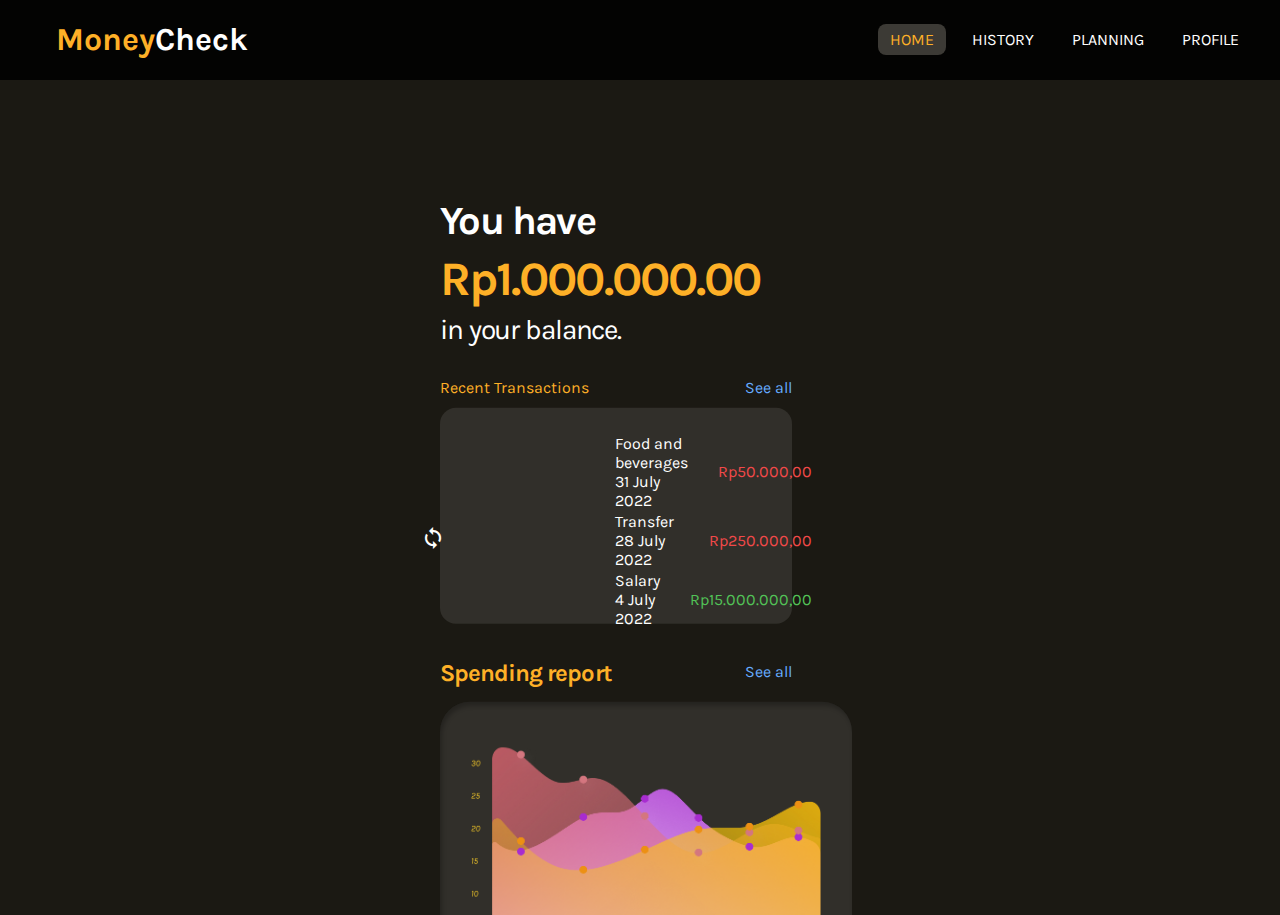
<file: src/index.html>
<!DOCTYPE html>
<html lang="en">
    <head>
        <meta charset="UTF-8">
        <meta http-equiv="X-UA-Compatible" content="IE=edge">
        <meta name="viewport" content="width=device-width, initial-scale=1.0">
        <link rel="stylesheet" href="./css/homepage.css">
        <link rel="preconnect" href="https://fonts.googleapis.com">
        <link rel="preconnect" href="https://fonts.gstatic.com" crossorigin>
        <link href="https://fonts.googleapis.com/css2?family=Karla:wght@300;400;700&display=swap">
        <link rel="stylesheet" href="https://fonts.googleapis.com/icon?family=Material+Icons">
        <link href="https://use.fontawesome.com/releases/v5.0.4/css/all.css" rel="stylesheet">
        <title>Homepage</title>
    </head>
    <body>
        <nav>
            <input type="checkbox" id="check">
            <label for="check" class="checkbtn">
                <i class="fas fa-bars"></i>
            </label>
            <label class="logo">
                <span class="front-logo">Money</span><span class="back-logo">Check</span>
            </label>
            <ul>
                <li><a class="active" href="#">Home</a></li>
                <li><a href="history.html">History</a></li>
                <li><a href="planning.html">Planning</a></li>
                <li><a href="login.html">Profile</a></li>
            </ul>
        </nav>
        <section class="container section section__height">
            <div class="all">
                <h1 class="homeh1">You have</h1>
                <h2 class="homeh2">Rp1.000.000.00</h2>
                <h3 class="homeh3">in your balance.</h3>
                <br>
                <div class="group1">
                    <a class="small-txt" style="color:#feb027">Recent Transactions</a>
                    <a class="clickable-txt" href="#seeall">See all</a>
                </div>

                <div class="recent-cont">
                    <table style="width: 100%;">
                        <tr class="spaceUnder">
                            <td class="tb2">
                                <i class="material-icons">fastfood</i>
                            </td>
                            <td class="td3">
                                <p>Food and beverages</p>
                                <p id="Date">31 July 2022</p>
                            </td>
                            <td class="td2">
                                <p id="fnbData" style="color: #F24949;">Rp50.000,00</p>
                            </td>
                        </tr>
                        <tr class="spaceUnder">
                            <td class="tb2">
                                <i class="material-icons">sync_alt</i>
                            </td>
                            <td class="td3">
                                <p>Transfer</p>
                                <p id="Date">28 July 2022</p>
                            </td>
                            <td class="td2">
                                <p id="tfData" style="color: #F24949;">Rp250.000,00</p>
                            </td>
                        </tr>
                        <tr class="spaceUnder">
                            <td class="tb2">
                                <i class="material-icons">paid</i>
                            </td>
                            <td class="td3">
                                <p>Salary</p>
                                <p id="Date">4 July 2022</p>
                            </td>
                            <td class="td2">
                                <p id="salData" style="color: #52C357;">Rp15.000.000,00</p>
                            </td>
                        </tr>
                    </table>
                </div>
                <br>
                <br>
                <div class="group2">
                        <a class="med-txt" style="color:#feb027">Spending report</a>
                        <a class="clickable-txt" href="seeall">See all</a>
                </div>
                <div class="spending-report">
                    <br>
                    <br>
                    <img src="./assets/spending-report.png" alt="spending-report" style="width:350px">
                </div>
            </div>
        </section>
    </body>
</html>
</file>
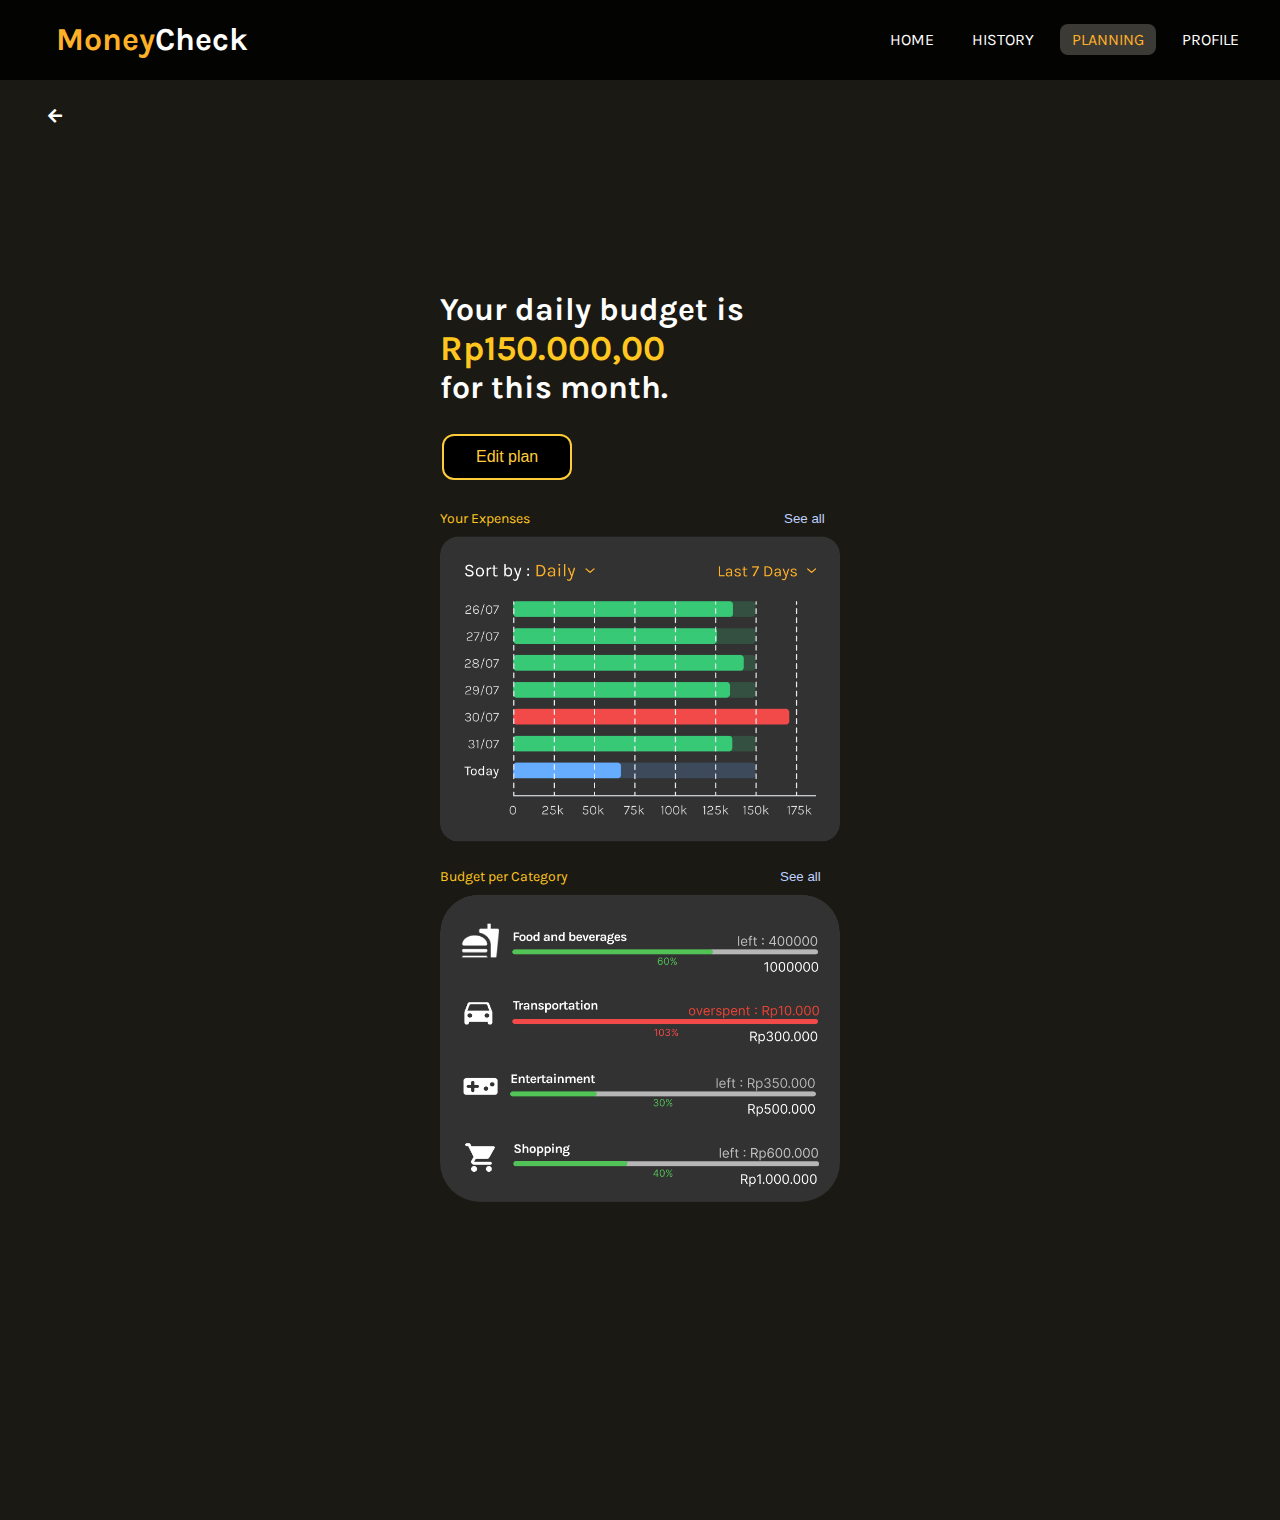
<file: src/budget.html>
<!DOCTYPE html>
<html>
    <head>
        <meta charset="UTF-8">
        <meta http-equiv="X-UA-Compatible" content="IE=edge">
        <meta name="viewport" content="width=device-width, initial-scale=1.0">
        <link rel="stylesheet" href="./css/homepage.css">
        <link rel="stylesheet" href="./css/budget.css">
        <link rel="preconnect" href="https://fonts.googleapis.com">
        <link rel="preconnect" href="https://fonts.gstatic.com" crossorigin>
        <link href="https://fonts.googleapis.com/css2?family=Karla:wght@300;400;700&display=swap">
        <link href="https://use.fontawesome.com/releases/v5.0.4/css/all.css" rel="stylesheet">
        <title>Budget</title>
    </head>
    <body>
        <nav>
            <input type="checkbox" id="check">
            <label for="check" class="checkbtn">
                <i class="fas fa-bars"></i>
            </label>
            <label class="logo">
                <span class="front-logo">Money</span><span class="back-logo">Check</span>
            </label>
            <ul>
                <li><a href="index.html">Home</a></li>
                <li><a href="history.html">History</a></li>
                <li><a class="active" href="planning.html">Planning</a></li>
                <li><a href="login.html">Profile</a></li>
            </ul>
        </nav>
        <section>
            <a href="planning.html"><i class="fas fa-arrow-left"></i></a>
            <div class="center" style="margin-top: 8px;">
                <h1 style="color:white;">Your daily budget is</h1> 
                <h1 style="color:#ffc71f; font-size: 35px;"><a class="num_budget">Rp150.000,00</a></h1>
                <h1 style="color:white;">for this month.</h1>
                <div class="space"></div>
                <button class="button1">
                    Edit plan
                </button>
                <div class="space"></div>
                <p></p>
                <a style="color:#ffc71f; font-size: 14px;">Your Expenses</a> 
                <button class="button2">See all</button>
                <div style="margin: 8px;"></div>
                <img src=".\assets\budget.png" style="width: 400px;">
                <p></p>
                <div class="space"></div>
                <a style="color:#ffc71f; font-size: 14px;">Budget per Category</a> 
                <button class="button3">See all</button>
                <div style="margin: 8px;"></div>
                <img src=".\assets\budget2.png" style="width: 400px; border-radius: 40px;">
            </div>
        </section>
    </body>
</html>
</file>
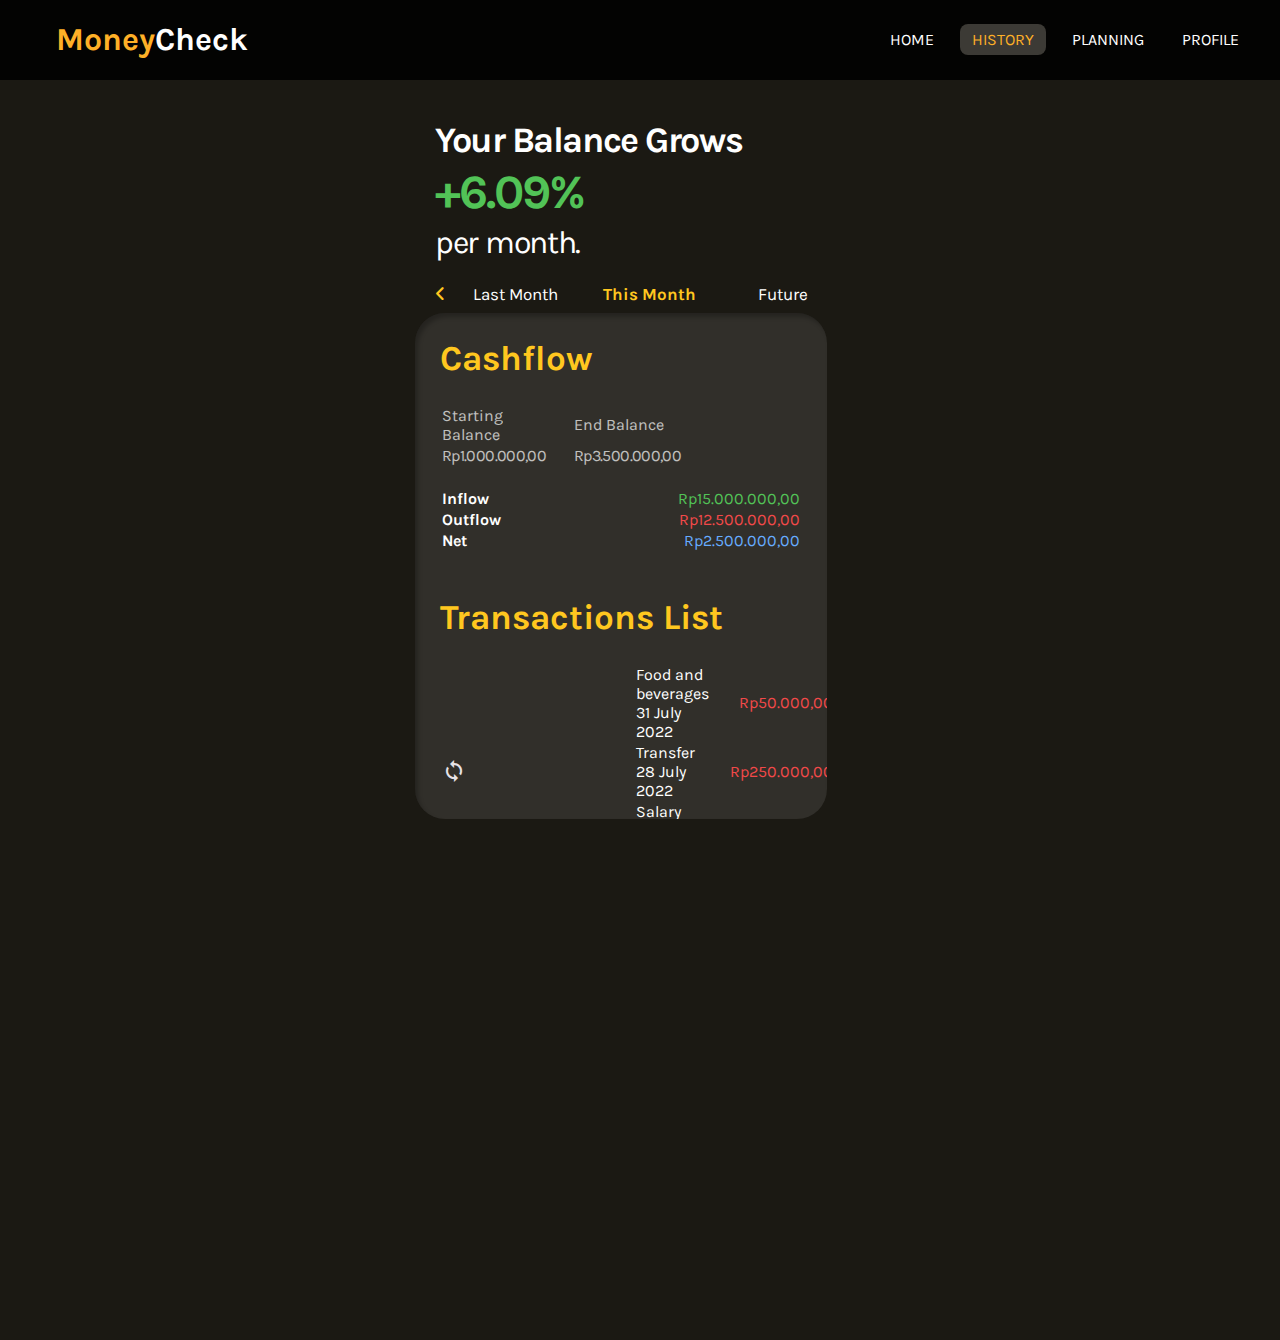
<file: src/history.html>
<!DOCTYPE html>
<html lang="en">
<head>
    <meta charset="UTF-8">
    <meta http-equiv="X-UA-Compatible" content="IE=edge">
    <meta name="viewport" content="width=device-width, initial-scale=1.0">
    <title>History</title>
    <link rel="stylesheet" href="./css/history.css">
    <link rel="stylesheet" href="./css/homepage.css">
    <link rel="stylesheet" href="https://cdnjs.cloudflare.com/ajax/libs/font-awesome/6.1.2/css/all.min.css">
    <link rel="stylesheet" href="https://cdn.jsdelivr.net/npm/boxicons@latest/css/boxicons.min.css">
    <link rel="stylesheet" href="https://fonts.googleapis.com/icon?family=Material+Icons">
    <link rel="preconnect" href="https://fonts.googleapis.com">
    <link rel="preconnect" href="https://fonts.gstatic.com" crossorigin>
    <link href="https://fonts.googleapis.com/css2?family=Karla:wght@300;400;700&display=swap"> 
    <link href="https://use.fontawesome.com/releases/v5.0.4/css/all.css" rel="stylesheet">
</head>

<body>
    <nav>
        <input type="checkbox" id="check">
        <label for="check" class="checkbtn">
            <i class="fas fa-bars"></i>
        </label>
        <label class="logo">
            <span class="front-logo">Money</span><span class="back-logo">Check</span>
        </label>
        <ul>
            <li><a href="index.html">Home</a></li>
            <li><a class="active" href="history.html">History</a></li>
            <li><a href="planning.html">Planning</a></li>
            <li><a href="login.html">Profile</a></li>
        </ul>
    </nav>
    <section style="height: 140vh;">
        <div class="background">
            <div class="bal">
                <h1>Your Balance Grows</h1>
                <div class="spacesmall"></div>
                <div class="percent-growth">+6.09%</div>
                <div class="space"></div>
                <a class="permonth">per month.</a>
            </div>
            <div class="topBar" style="padding-bottom: 15px;">
                <button class="navButton" style="width: auto; padding-left: 20px; color: #ffc71f;">
                    <i class="fa-solid fa-angle-left"></i>
                </button>
                <button class="navButton" id="btn1">
                    Last Month
                </button>
                <button class="navButton-clicked" id="btn2">
                    This Month
                </button>
                <button class="navButton" id="btn3">
                    Future
                </button>
            </div>
            <div class="inner-box">
                <h3>Cashflow</h3>
                <table style="padding-bottom: 20px; width: 60%;">
                    <tr>
                        <th class="tb1">Starting Balance</th>
                        <th class="tb1">End Balance</th>
                    </tr>
                    <tr>
                        <td class="tb1">
                            <p class="stBal">Rp1.000.000,00</p>
                        </td>
                        <td class="tb1">
                            <p class="stBal">Rp3.500.000,00</p>
                        </td>
                    </tr>
                </table>
                <table style="padding-bottom: 20px;">
                    <tr>
                        <th class="tb2">Inflow</th>
                        <td id="inFlw" class="td2" style="color: #52C357;">Rp15.000.000,00</td>
                    </tr>
                    <tr>
                        <th class="tb2">Outflow</th>
                        <td id="outFlw" class="td2" style="color: #F24949;">Rp12.500.000,00</td>
                    </tr>
                    <tr>
                        <th class="tb2">Net</th>
                        <td id="net" class="td2" style="color: #66ACFF;">Rp2.500.000,00</td>
                    </tr>
                </table>
                <h3>Transactions List</h3>
                <table style="width: 100%;">
                    <tr class="spaceUnder">
                        <td class="tb2">
                            <i class="material-icons">fastfood</i>
                        </td>
                        <td class="td3">
                            <p>Food and beverages</p>
                            <p id="Date">31 July 2022</p>
                        </td>
                        <td class="td2">
                            <p id="fnbData" style="color: #F24949;">Rp50.000,00</p>
                        </td>
                    </tr>
                    <tr class="spaceUnder">
                        <td class="tb2">
                            <i class="material-icons">sync_alt</i>
                        </td>
                        <td class="td3">
                            <p>Transfer</p>
                            <p id="Date">28 July 2022</p>
                        </td>
                        <td class="td2">
                            <p id="tfData" style="color: #F24949;">Rp250.000,00</p>
                        </td>
                    </tr>
                    <tr class="spaceUnder">
                        <td class="tb2">
                            <i class="material-icons">paid</i>
                        </td>
                        <td class="td3">
                            <p>Salary</p>
                            <p id="Date">4 July 2022</p>
                        </td>
                        <td class="td2">
                            <p id="salData" style="color: #52C357;">Rp15.000.000,00</p>
                        </td>
                    </tr>
                </table>
            </div>
            <div class="botBar">
                <button class="botButton">
                    <!-- <i class="fa-solid fa-house fa-2x"></i>
                    Home -->
                </button>
                <button class="botButton" style="margin-left: 0;">
                    <!-- <i class="fa-solid fa-clock-rotate-left fa-2x"></i>
                    History -->
                </button>
                <button id="addButton">
                    <!-- <i class="fa-solid fa-circle-plus fa-4x"></i> -->
                </button>
                <button class="botButton">
                    <!-- <i class="fa-solid fa-wallet fa-2x"></i>
                    Planning -->
                </button>
                <button class="botButton" style="margin-left: 0;">
                    <!-- <i class="fa-solid fa-user fa-2x"></i>
                    Account -->
                </button>
            </div>
        </div>
    </section>

    <script src="/src/js/history.js"></script>
</body>
</html>
</file>
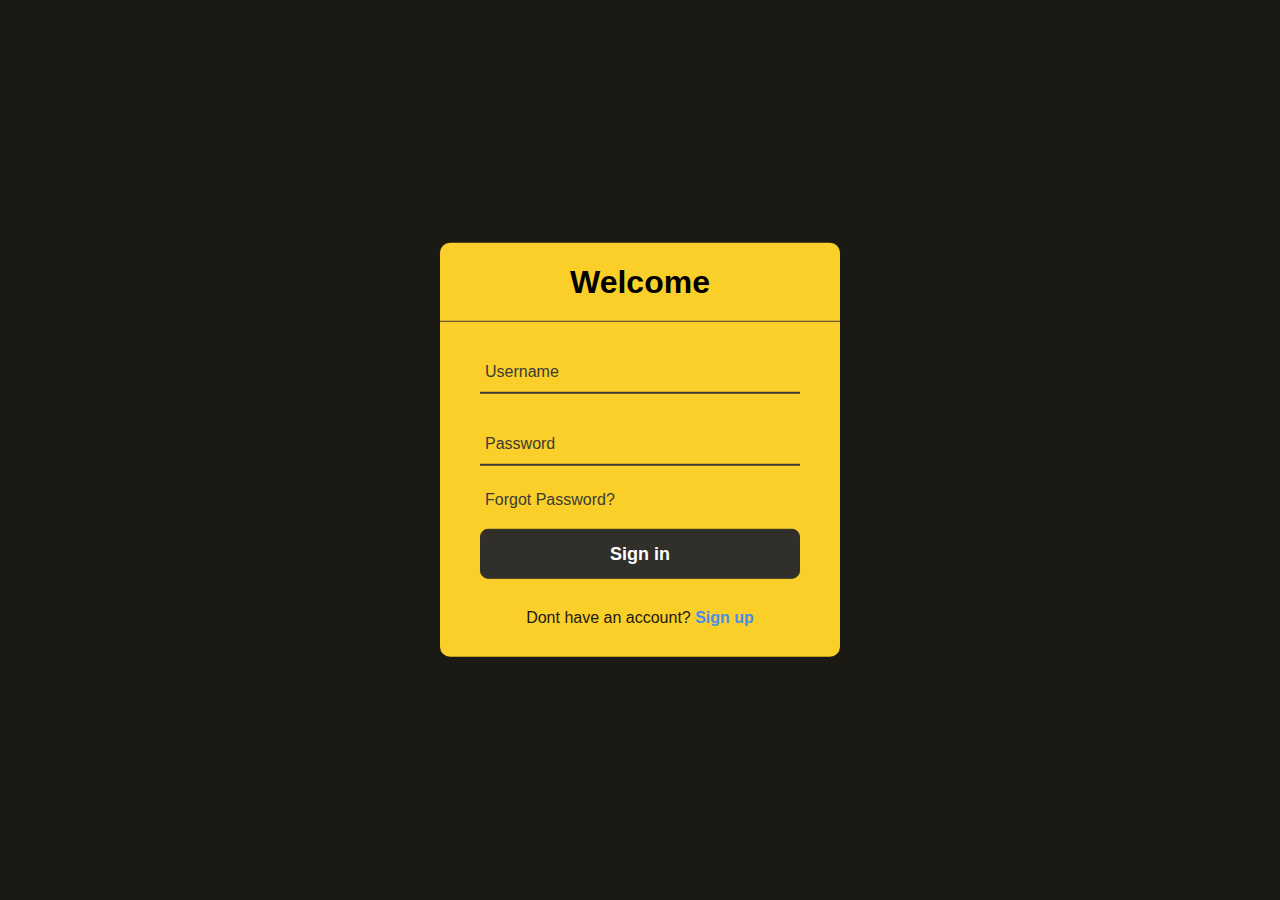
<file: src/login.html>
<!DOCTYPE html>
<html lang="en">
<head>
    <meta charset="UTF-8">
    <meta http-equiv="X-UA-Compatible" content="IE=edge">
    <meta name="viewport" content="width=device-width, initial-scale=1.0">
    <link rel="stylesheet" href="./css/login.css">
    <link rel="preconnect" href="https://fonts.googleapis.com">
    <link rel="preconnect" href="https://fonts.gstatic.com" crossorigin>
    <link href="https://fonts.googleapis.com/css2?family=Karla:wght@300;400;700&display=swap">
    <title>Login</title>
</head>
<body>
    <div class="center">
        <h1>Welcome</h1>
        <form method="post" action="index.html">
            <div class="txt_field">
                <input type="text" required>
                <span></span>
                <label>Username</label>
            </div>
            <div class="txt_field">
                <input type="password" required>
                <span></span>
                <label>Password</label>
            </div>
            <div class="pass">Forgot Password?</div>
            <a href="index.html">
            <input type="submit" value="Sign in">
            </a>
            <div class="signup_link">
                Dont have an account? <a href="#">Sign up</a>
            </div>
        </form>
    </div>
</body>
</html>
</file>
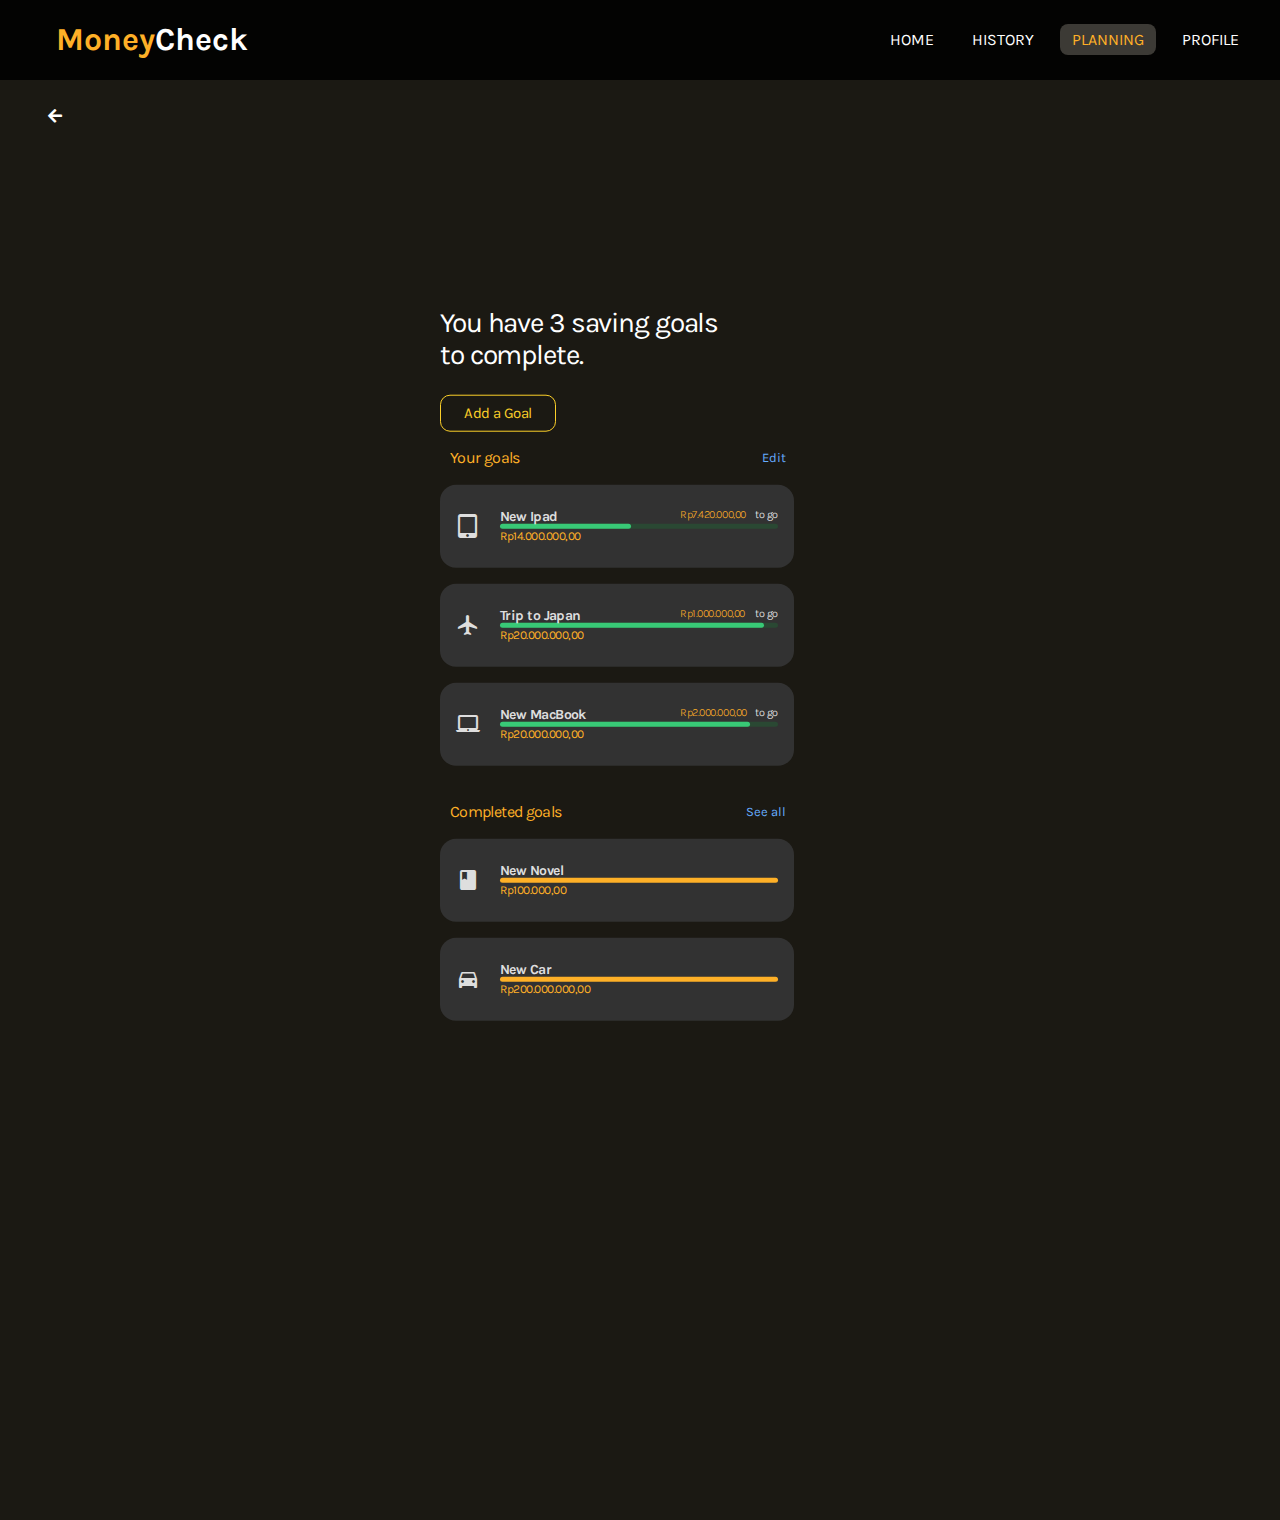
<file: src/savings1.html>
<!DOCTYPE html>
<html>
    <head>
        <meta charset="UTF-8">
        <meta http-equiv="X-UA-Compatible" content="IE=edge">
        <meta name="viewport" content="width=device-width, initial-scale=1.0">
        <link rel="stylesheet" href="./css/savings1.css">
        <link rel="stylesheet" href="./css/homepage.css">
        <link rel="stylesheet" href="https://cdn.jsdelivr.net/npm/boxicons@latest/css/boxicons.min.css">
        <link rel="stylesheet" href="https://fonts.googleapis.com/icon?family=Material+Icons">
        <link rel="preconnect" href="https://fonts.googleapis.com">
        <link rel="preconnect" href="https://fonts.gstatic.com" crossorigin>
        <link href="https://fonts.googleapis.com/css2?family=Karla:wght@300;400;700&display=swap"> 
        <link href="https://use.fontawesome.com/releases/v5.0.4/css/all.css" rel="stylesheet">
    </head>

    <body>
        <nav>
            <input type="checkbox" id="check">
            <label for="check" class="checkbtn">
                <i class="fas fa-bars"></i>
            </label>
            <label class="logo">
                <span class="front-logo">Money</span><span class="back-logo">Check</span>
            </label>
            <ul>
                <li><a href="index.html">Home</a></li>
                <li><a href="history.html">History</a></li>
                <li><a class="active" href="planning.html">Planning</a></li>
                <li><a href="login.html">Profile</a></li>
            </ul>
        </nav>
        
        <section style="height:160vh;">
            <a href="planning.html"><i class="fas fa-arrow-left"></i></a>
            <div class="all-svng">
                <h1 class="svngs-h1">You have 3 saving goals to complete.</h1>
                <div class="space"></div>
                <button class="addgoal" href="#addgoal">Add a Goal</button><br>
                <div class="all-list">
                    <div class="list-container">
                        <div class="in">
                            <p class="text1">Your goals</p>
                            <a class="edit" href="#edit">Edit</a>
                        </div>
                        <ul class="list"> 
                            <li class="goal">
                                <i class="material-icons">tablet_mac</i>
                                <div class="fr-list">
                                    <div class="fr2">
                                        <a class="text2" href="savings2.html">New Ipad</a>
                                        <a class="text4"> <span style="color:#FEB027;">Rp7.420.000,00</span>to go</a>
                                    </div>
                                    <div class="uncompleted-light">
                                        <div class="w3-green" style="height:5px;width:47%"></div>
                                    </div>                              
                                    <a class="text3">Rp14.000.000,00</a>
                                </div>
                            </li>
                            <li class="goal">
                                <i class="material-icons">local_airport</i>
                                <div class="fr-list">
                                    <div class="fr2">
                                        <a class="text2" href="#ttj">Trip to Japan</a>
                                        <a class="text4"> <span style="color:#FEB027;">Rp1.000.000,00</span>to go</a>
                                    </div>
                                    <div class="uncompleted-light">
                                        <div class="w3-green" style="height:5px;width:95%"></div>
                                    </div>
                                    <a class="text3">Rp20.000.000,00</a>
                                </div>
                            </li>
                            <li class="goal">
                                <i class="material-icons">laptop_mac</i>
                                <div class="fr-list">
                                    <div class="fr2">
                                        <a class="text2" href="nm">New MacBook</a>
                                        <a class="text4"> <span style="color:#FEB027;">Rp2.000.000,00</span>to go</a>
                                    </div>
                                    <div class="uncompleted-light">
                                        <div class="w3-green" style="height:5px;width:90%"></div>
                                    </div>                              
                                    <a class="text3">Rp20.000.000,00</a>
                                </div>
                            </li>
                        </ul>
                    </div><br>

                    <div class="list-container">
                        <div class="in">
                            <a class="text1">Completed goals</a>
                            <a class="edit" href="#edit">See all</a>
                        </div>
                        <ul class="list"> 
                            <li class="goal">
                                <i class="material-icons">book</i>
                                <div class="fr-list">
                                    <div class="fr2">
                                        <a class="text2" href="nn">New Novel</a>
                                    </div>
                                    <div class="complete-light">
                                        <div class="complete" style="height:5px;width:100%"></div>
                                    </div>                              
                                    <a class="text3">Rp100.000,00</a>
                                </div>
                            </li>
                            <li class="goal">
                                <i class="material-icons">directions_car</i>
                                <div class="fr-list">
                                    <div class="fr2">
                                        <a class="text2" href="nc">New Car</a>
                                    </div>
                                    <div class="complete-light">
                                        <div class="complete" style="height:5px;width:100%"></div>
                                    </div>                              
                                    <a class="text3">Rp200.000.000,00</a>
                                </div>
                            </li>
                        </ul>
                    </div>
                </div> 
            </div>  
        </section> 
    </body>

</html>
</file>
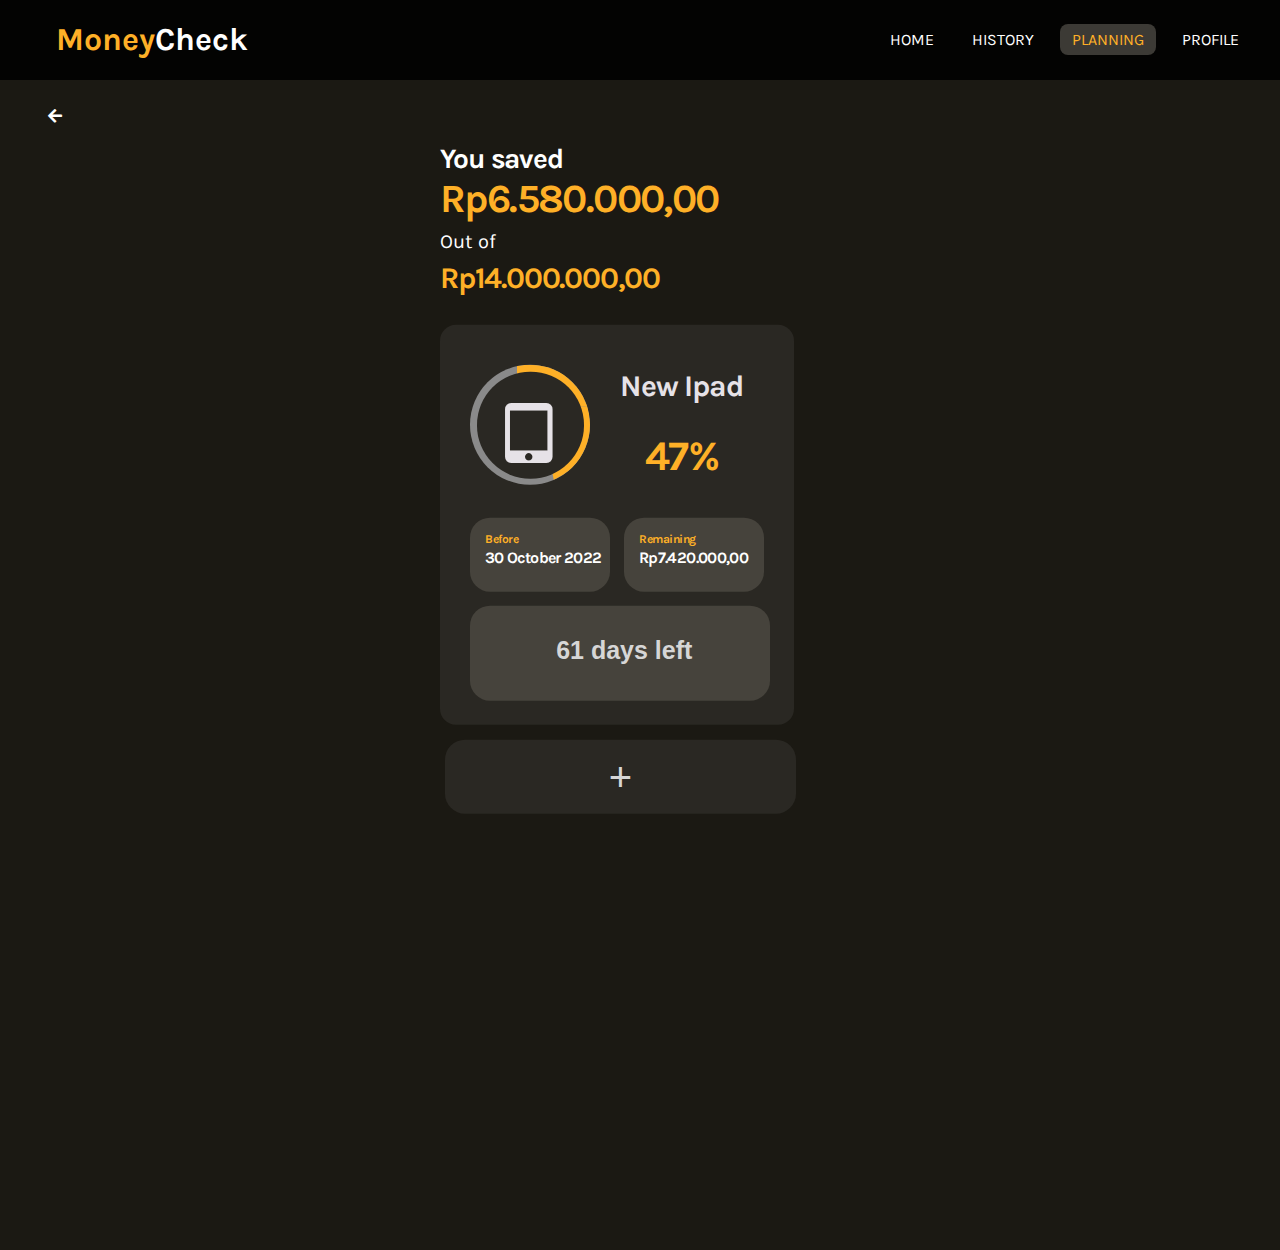
<file: src/savings2.html>
<!DOCTYPE html>
<html>
    <head>
        <meta charset="UTF-8">
        <meta http-equiv="X-UA-Compatible" content="IE=edge">
        <meta name="viewport" content="width=device-width, initial-scale=1.0">
        <link rel="stylesheet" href="./css/savings2.css">
        <link rel="stylesheet" href="./css/homepage.css">
        <link rel="stylesheet" href="https://cdn.jsdelivr.net/npm/boxicons@latest/css/boxicons.min.css">
        <link rel="stylesheet" href="https://fonts.googleapis.com/icon?family=Material+Icons">
        <link rel="preconnect" href="https://fonts.googleapis.com">
        <link rel="preconnect" href="https://fonts.gstatic.com" crossorigin>
        <link href="https://fonts.googleapis.com/css2?family=Karla:wght@300;400;700&display=swap"> 
        <link href="https://use.fontawesome.com/releases/v5.0.4/css/all.css" rel="stylesheet">
    </head>
    <body>        
        <nav>
            <input type="checkbox" id="check">
            <label for="check" class="checkbtn">
                <i class="fas fa-bars"></i>
            </label>
            <label class="logo">
                <span class="front-logo">Money</span><span class="back-logo">Check</span>
            </label>
            <ul>
                <li><a href="index.html">Home</a></li>
                <li><a href="history.html">History</a></li>
                <li><a class="active" href="planning.html">Planning</a></li>
                <li><a href="login.html">Profile</a></li>
            </ul>
        </nav>
        <section style="height: 130vh;">
            <a href="savings1.html"><i class="fas fa-arrow-left"></i></a>
            <div class="all-svng">
                <header>
                    <h1 class="usaved">You saved</h1>
                    <div class="spacesmall"></div>
                    <h1 class="saved">Rp6.580.000,00</h1>
                    <div class="spacesmall"></div>
                    <h1 class="outof">Out of</h1>
                    <div class="spacesmall"></div>
                    <h1 class="total">Rp14.000.000,00</h1>
                </header>
                <div class="container1">
                    <div class="fr1">
                        <div class="circle-wrap">
                            <div class="circle">
                            <div class="mask full">
                                <div class="fill"></div>
                            </div>
                            
                            <div class="mask half">
                                <div class="fill"></div>
                            </div>
                            
                            <div class="inside-circle">
                                <i class="material-icons" style="font-size:60px;">tablet_mac</i>
                            </div>
                            
                            </div>
                        </div>
                        <div class="fr2">
                            <a class="goalttl">New Ipad</a>
                            <p class="percentage">47%</p>
                        </div>
                    </div>
                    <div class="b-r">
                        <div class="before">
                            <a class="texta">Before</a>
                            <a class="textb">30 October 2022</a>
                        </div>
                        <div class="remaining">
                            <a class="texta">Remaining</a>
                            <a class="textb">Rp7.420.000,00</a>
                        </div>
                    </div>
                    <div class="cont-dl">
                        <a class="textc">61 days left</a>
                    </div>
                </div>
                <a href="#add">
                    <button class="containerplus" href="#add"> + </button>
                </a>
            </div>
        </section>
    </body>
</html>
</file>
<file: src/css/homepage.css>
@import url('https://fonts.googleapis.com/css2?family=Karla:wght@400;700&display=swap');

* {
    padding: 0;
    margin: 0;
    text-decoration: none;
    list-style: none;
    box-sizing: border-box;
}

body {
    font-family: "Karla", sans-serif;
    background-color: #1b1913;
}

nav {
    background: rgba(0,0,0,.88);
    height: 80px;
    width: 100%;
}

.front-logo {
    color: #FEB027;
}

.back-logo {
    color: white;
}

label.logo {
    font-size: 32px;
    line-height: 80px;
    padding: 0 56px;
    font-weight: bold;
}

nav ul {
    float: right;
    margin-right: 24px;
}

nav ul li {
    display: inline-block;
    line-height: 80px;
    margin: 0 5px;
}

nav ul li a{
    color: white;
    font-size: 16px;
    text-transform: uppercase;
    padding: 6px 12px 6px 12px;
    border-radius: 8px;
}

a.active {
    color: #FEB027;
    background: #3c3a35;
}

a:hover {
    background: #3c3a35;
    transition: .5s;
}

.checkbtn {
    font-size: 28px;
    color: white;
    float: right;
    line-height: 80px;
    margin-right: 40px;
    cursor: pointer;
    display: none;
}

.button2 {
    border: none;
    color: #bfd1ff;
    background-color: #1b1913;
    margin-left: 500px;
}

.button2:hover{
    text-decoration: underline;
    color: #2691d9;
}

.button1 {
    border: none;
    color: #bfd1ff;
    background-color: #1b1913;
    margin-left: 470px;
}

.button1:hover{
    text-decoration: underline;
    color: #2691d9;
}

img {
    width: 500px;
    height: auto;
    /*center the image*/
    display: block;
    margin-left: auto;
    margin-right: auto;

}
#check {
    display: none;
}

@media (max-width: 952px) {
    label.logo {
        font-size: 30px;
        padding-left: 44px;
    }
    nav ul li a {
        font-size: 16px;
    }
}

@media (max-width: 858px) {
    .checkbtn {
        display: block;
    }
    ul {
        position: fixed;
        width: 100%;
        height: 100vh;
        background: #312f2a;
        top: 80px;
        left: -100%;
        text-align: center;
        transition: all .5s;
    }
    nav ul li {
        display: block;
        margin: 50px 0;
        line-height: 30px;
    }
    nav ul li a {
        font-size: 20px;
    }
    a:hover, a.active{
        background: none;
        color: #FEB027
    }
    #check:checked ~ ul{
        left: 0;
    }
}

section {
    background: #1b1913;
    background-size: cover;
    height: calc(100vh - 80px);
}

.all{
    position: absolute;
    top: 30%;
    left: 50%;
    transform: translate(-50%, -50%);
    width: 400px;
    border-radius: 10px;
    padding-top: 27%;
}

.homeh1{
    color: #FFFFFF;
    width: 189px;
    height: 58px;

    font-family: 'Karla';
    font-style: normal;
    font-weight: 700;
    font-size: 40px;
    line-height: 72px;
    letter-spacing: -0.04em;
}

.homeh2{
    width: 328px;
    height: 58px;
    
    font-family: 'Karla';
    font-style: normal;
    font-weight: 700;
    font-size: 48px;
    line-height: 72px;
    /* or 150% */
    
    letter-spacing: -0.04em;
    
    color: #FEB027;
}

.homeh3{
    width: 186px;
    height: 58px;
    
    font-family: 'Karla';
    font-style: normal;
    font-weight: 400;
    font-size: 28px;
    line-height: 80px;
    /* or 257% */
    
    display: flex;
    align-items: center;
    letter-spacing: -0.04em;
    
    color: #FFFFFF;
}

.group1{
    display: flex;
    flex-direction: row;
    justify-content: space-between;
    width: 352px;
    height: 30px;
}

.small-txt{
    width: 200px;
}

.clickable-txt{
    color: #66ACFF;
}

.med-txt{
    width: 172px;
    height: 22px;

    font-family: 'Karla';
    font-style: normal;
    font-weight: 700;
    font-size: 24px;
    line-height: 2px;
    /* or 8% */

    display: flex;
    align-items: center;
    text-align: center;
    letter-spacing: -0.04em;

    color: #FEB027;
}

.recent-cont{
    display: flex;
    flex-direction: column;
    align-items: center;
    padding: 24px 0px;
    gap: 40px;

    width: 352px;
    height: 216px;

    background: #312F2A;
    border-radius: 16px;
}

.tb2 {
    padding-left: 25px;
    text-align: left;
    color: white;
}

.td2 {
    margin-left: auto;
    width: auto;
    margin-right: 0px;
    text-align: right;
    padding-right: 25px;

}

.td3 {
    margin-right: auto;
    text-align: left;
    margin-left: 0px;
    width: 80%;    
    color: #FFFFFF;
}

.group2{
    display: flex;
    flex-direction: row;
    justify-content: space-between;
    width: 352px;
    height: 40px;
}

.spending-report{
    position: absolute;
    width: 412px;

    background: #312F2A;
    box-shadow: inset 2px 4px 4px rgba(0, 0, 0, 0.25);
    border-radius: 30px 30px 0px 0px;
}

.spaceUnder{
    height:50px;
}
</file>
<file: src/css/budget.css>
header {
    margin: 0;
    padding: 0;
    font-family: 'Karla', sans-serif;
    background: #1b1913;
    height: 250px;
}


img {
    max-width: 100%;
    height: auto;
}

.center {
    position: absolute;
    top: 60%;
    left: 50%;
    transform: translate(-50%, -50%);
    width: 400px;
    border-radius: 10px;
    padding-top: 31%;
}

.button1 {
  border: 2px solid #ffcd38;
  color: #ffcd38;
  padding: 12px 32px;
  text-align: center;
  text-decoration: none;
  display: inline-block;
  font-size: 16px;
  margin: 4px 2px;
  cursor: pointer;
  background-color: black;
  border-radius: 12px;
}
.button1:hover {
background-color: #ffcd38;
color: white;
}

.button2 {
    border: none;
    color: #bfd1ff;
    background-color: #1b1913;
    margin-left: 250px;
}

.fas{
    font-size: 16px;
    cursor: pointer;
    color: #ffffff;
    margin-left: 48px;
    margin-top: 28px;
}

.button2:hover{
    text-decoration: underline;
    color: #2691d9;
}

.button3 {
    border: none;
    color: #bfd1ff;
    background-color: #1b1913;
    margin-left: 208px;
}

.button3:hover{
    text-decoration: underline;
    color: #2691d9;
}


section {
    height: 160vh;
}

.space {
    margin: 24px;
}
</file>
<file: src/css/history.css>
header {
    height: 250px;
    color: #1b1913;
}

.background {
    margin: auto;
    padding-top: 40px;
    position: relative;
    width: 450px;
    max-width: 450px;
}

p {
    color: white;
}

.bal {
    margin: auto;
    padding-left: 20px;
    display: flex;
    flex-direction: column;
}

h1{
    width: 357px;
    height: 20px;
    font-family: 'Karla', sans-serif;
    font-style: normal;
    font-weight: 700;
    font-size: 36px;
    line-height: 40px;
    letter-spacing: -0.04em;
    color: #FFFFFF;
}


.permonth {
    width: 357px;
    height: 40px;
    font-family: 'Karla', sans-serif;
    font-style: normal;
    font-weight: 400;
    font-size: 32px;
    letter-spacing: -0.04em;
    color: #FFFFFF;
}

.percent-growth {
    width: 328px;
    height: 20px;
    font-family: 'Karla', sans-serif;
    font-style: normal;
    font-weight: 700;
    font-size: 48px;
    line-height: 72px;
    letter-spacing: -0.04em;
    color: #52C357;
}


.topBar {
    margin: auto;
    /* padding-top: 20px;
    padding-bottom: 20px; */
    background-color: #1b1913;
    position: center;
    width: 450px;
    max-width: 450px;
    position: center;
    
}

.botBar {
    margin: auto;
    /* padding-top: 0px;
    padding-bottom: 0px; */
    background-color: #1b1913a9;
    opacity: 0;
    position: center;
    width: 450px;
    max-width: 450px;
    position: relative;
    z-index: 9;
    margin-top: 89%;
    }

.barButton {
    background-color: transparent;
    border: none;
    margin : 20px;
    width: 40px;
    height: 40px;
    transition-duration: 0.5s;
    color: white;
    border-radius: 20%;
    
}

.barButton:hover {
    background-color: white;
    color: #444444;
    /* cursor: pointer; */
}

.botButton {
    background-color: transparent;
    border: none;
    margin : 20px;
    width: 60px;
    height: 60px;
    transition-duration: 0.5s;
    color: white;
    border-radius: 20%;
    
}

.botButton:hover {
    color: #444444;
    background-color: #ffc71f;
    cursor: pointer;
}

#addButton {
    background-color: transparent;
    border: none;
    position: center;
    width: 60px;
    height: 60px;
    transition-duration: 0.5s;
    color: #ffc71f;
    border-radius: 100%;
    
}

#addButton:hover {
    color: #444444;
    background-color: white;
    cursor: pointer;
}


.navButton {
    background-color: transparent;
    font-family: "Karla", sans-serif;
    border: none;
    margin : 0;
    margin-top: 20px;
    width: 130px;
    transition-duration: 0.5s;
    color: white;
    border-radius: 0;
    font-size: 17px;
}

.navButton:hover {
    cursor: pointer;
}

.navButton-clicked {
    font-weight: 700;
    background-color: transparent;
    font-family: "Karla", sans-serif;
    border: none;
    margin : 0;
    margin-top: 20px;
    width: 130px;
    transition-duration: 0.5s;
    color: #ffc71f;
    font-size: 17px;
}

.navButton-clicked:hover {
    cursor: default;
}

iframe {
    height: 450px;
    border-radius: 5%;
    border-bottom-left-radius: 0%;
    border-bottom-right-radius: 0%;
}

table {
    width: 100%;
}

h3 {
    padding: 25px;
    color: #ffc71f;
    font-size: 35px;
}

.tb1 {
    margin: 0px;
    text-align: left;
    padding-left: 25px;
    color: rgb(151, 151, 151);

    width: 200px;
    height: 19px;

    font-weight: 400;
    font-size: 16px;

    color: #FFFFFF;

    opacity: 0.7;
}

.stBal{
    width: 105px;
    height: 19px;

    font-family: 'Karla';
    font-style: normal;
    font-weight: 400;
    font-size: 16px;
    line-height: 19px;
    /* identical to box height */

    display: flex;
    align-items: center;
    letter-spacing: -0.04em;

    color: #FFFFFF;


}

.tb2 {
    padding-left: 25px;
    text-align: left;
    color: white;
}

.td2 {
    margin-left: auto;
    width: auto;
    margin-right: 0px;
    text-align: right;
    padding-right: 25px;
}

.td3 {
    margin-right: auto;
    text-align: left;
    margin-left: 0px;
    width: 80%;
}

.inner-box {
    overflow: hidden;
    position: absolute;
    width: 412px;
    height: 506px;
    left: 0px;
    margin-top: 30px;
    bottom: 1px;
    background: #312F2A;
    box-shadow: inset 3px 4px 4px rgba(0, 0, 0, 0.25);
    border-radius: 30px 30px 30px 30px;
}

/* tr.spaceUnder>td {
    padding-bottom: 20px;
} */

.material-icons{
    width: 60%;
    vertical-align: middle;
    color:#e6e2e7;
}

.space {
    margin: 24px;
}

.spacesmall {
    margin: 8px;
}
</file>
<file: src/css/login.css>
header {
    height: 250px;
}

body {
    margin: 0;
    padding: 0;
    font-family: 'Karla', sans-serif;
    background: #1b1913;
    height: 100vh;
    overflow: hidden;
}

.center {
    position: absolute;
    top: 50%;
    left: 50%;
    transform: translate(-50%, -50%);
    width: 400px;
    background: #fbcf29;
    border-radius: 10px;
}

.center h1{
    text-align: center;
    padding: 0 0 20px 0;
    border-bottom: 1px solid #3c3a35;
}

.center form{
    padding: 0 40px;
    box-sizing: border-box;
}

form .txt_field{
    position: relative;
    border-bottom: 2px solid #3c3a35;
    margin: 30px 0;
}

form .txt_field input{
    width: 100%;
    padding: 0 5px;
    height: 40px;
    font-size: 16px;
    border: none;
    background: none;
    outline: none;
}

.txt_field label{
    position: absolute;
    top: 50%;
    left: 5px;
    color: #3c3a35;
    transform: translateY(-50%);
    font-size: 16px;
    pointer-events: none;
    transition: .5s;
}

.txt_field span::before{
    content: '';
    position: absolute;
    top: 40px;
    left: 0;
    width: 0%;
    height: 2px;
    background: #468fe5;
    transition: .5s;
}

.txt_field input:focus ~ label,
.txt_field input:valid ~ label{
    top: -5px;
    color: #468fe5;
}

.txt_field input:focus ~ span::before,
.txt_field input:valid ~ span::before{
    width: 100%;
}

.pass{
    margin: -5px 0 20px 5px;
    color: #3c3a35;
    cursor: pointer;
}

.pass:hover{
    text-decoration: underline;
    color: #2691d9;
}

input[type="submit"]{
    width: 100%;
    height: 50px;
    border: 1px solid;
    background-color: #312f2a;
    border-color: #312f2a;
    color: white;
    border-radius: 8px;
    font-family: 'Karla', sans-serif;
    font-size: 18px;
    font-weight: 700;
    cursor: pointer;
    outline: none;
}

.signup_link{
    margin: 30px 0;
    text-align: center;
    font-size: 16px;
    color: #1b1913;
}

.signup_link a{
    color: #468fe5;
    font-weight: 700;
    text-decoration: none;
}

.signup_link a:hover{
    text-decoration: underline;
}
</file>
<file: src/css/savings1.css>
header {
    height: 250px;
    color: #1b1913;
}

.all-svng {
    margin: auto;
    position: absolute;
    top: 60%;
    left: 50%;
    transform: translate(-50%, -50%);
    width: 400px;
    border-radius: 10px;
    padding-top: 27%;
}

.title {
    display: flex;
    margin: auto;
    padding: 4px;
    color: #ffffff;
    justify-content: center
}

.svngs-h1 {
    align-items: center;
    width: 282px;
    height: 64px;   
    font-family: 'Karla', sans-serif;
    font-style: normal;
    font-weight: 400;
    font-size: 28px;
    line-height: 32px;
    display: flex;
    align-items: center;
    letter-spacing: -0.04em;
    color: #FFFFFF;
    flex: none;
    order: 0;
    flex-grow: 0;
}

.num_goals {
    color: #FEB027;
}

.addgoal {
    box-sizing: border-box;
    display: flex;
    flex-direction: row;
    justify-content: center;
    align-items: center;
    padding: 14px 22px;
    background-color: #1b1913;
    gap: 12px;
    width: 116px;
    height: 37px;
    border: 1px solid #FBCF29;
    border-radius: 10px;
    flex: none;
    order: 1;
    flex-grow: 0;

    font-family: 'Karla', sans-serif;
    font-style: normal;
    font-weight: 400;
    font-size: 15px;
    width: 100;
    line-height: 16px;
    letter-spacing: -0.04em;
    align-items: center;
    color: #FBCF29;
}

.addgoal:hover {
    background-color: #FBCF29;
    color: #1b1913;
  }

/* .addtxt{
    font-family: 'Karla', sans-serif;
    font-style: normal;
    font-weight: 400;
    font-size: 15px;
    width: 100;
    line-height: 16px;
    display: flex;
    letter-spacing: -0.04em;
    align-items: center;
    color: #FBCF29;
} */

.text1 {
    width: 171px;
    height: 14px;

    font-family: 'Karla', sans-serif;
    font-style: normal;
    font-weight: 400;
    font-size: 16px;
    line-height: 0px;
    /* or 0% */

    display: flex;
    align-items: center;
    letter-spacing: -0.04em;

    color: #FEB027;
}

.list-container{
    display: flex;
    flex-direction: column;
    align-items: flex-end;
    padding: 0px;
    gap: 20px;

    width: 354px;
    height: 315px;
}

.in{
    display: flex;
    flex-direction: row;
    justify-content: space-between;
    align-items: center;
    padding: 0px 8px;
    gap: 70px;
    width: 352px;
    height: 14px;
    font-size: 13px;
}

.fas{
    font-size: 16px;
    cursor: pointer;
    color: #ffffff;
    margin-left: 48px;
    margin-top: 28px;
}

.list{
    display: flex;
    flex-direction: column;
    align-items: flex-start;
    padding: 0px;
    gap: 16px;

    width: 354px;
    height: 281px;
}

.fr2{
    display: flex;
    flex-direction: row;
    justify-content: space-between;
    
    padding: 0px;
    width: 278px;
    height: 14px;
}

.text4{
    width: 98px;
    height: 10px;
    font-family: 'Karla', sans-serif;
    font-style: normal;
    font-weight: 300;
    font-size: 11px;
    line-height: 10px;
    display: inline-flex;
    justify-content: space-between;
    flex-wrap: wrap;
    align-items: center;
    letter-spacing: -0.04em;
    color: #FFFFFF;
}

.material-icons{
    width: 35px;
    color: rgba(255, 255, 255, 0.85);
}

.edit{
   color: #66ACFF;
   font-style: normal;
   text-decoration: none;
}

.goal{
    display: flex;
    flex-direction: row;
    align-items: center;
    padding: 20px 16px;
    gap: 14px;
    width: 354px;
    height: 83px;
    background: #323232;
    border-radius: 16px;
}

.goal:hover{
    background: #292929; 
}

.text3{
    width: 100px;
    height: 14px;

    font-family: 'Karla', sans-serif;
    font-style: normal;
    font-weight: 400;
    font-size: 12px;
    line-height: 0px;
    /* or 0% */

    display: flex;
    align-items: center;
    letter-spacing: -0.04em;

    color: #FEB027;
}


.text2{
    width: 100px;
    height: 20px;
    font-family: 'Karla', sans-serif;
    font-style: normal;
    font-weight: 700;
    font-size: 14px;
    line-height: 14px;
    display: flex;
    letter-spacing: -0.04em;
    color: rgba(255, 255, 255, 0.85);
    text-decoration: none;
    background: none;
}

.text2:hover{
    color: rgba(255, 255, 255, 0.922);
}

.all-list{
    display: flex;
    flex-direction: column;
    gap: 10px;
}

.complete{
    background: #FEB027;
    border-radius: 10px;
}

.complete-light{
    border-radius: 10px;
}

.w3-green{
    background: #38C976;
    opacity: 100;
    border-radius: 10px;
}

.uncompleted-light{
    background: #1092373c;
    border-radius: 10px;
}

.space {
    margin: 24px;
}
</file>
<file: src/css/savings2.css>
.all-svng {
    margin: auto;
    position: absolute;
    top: 5%;
    left: 50%;
    transform: translate(-50%, -50%);
    width: 400px;
    border-radius: 10px;
    padding-top: 27%;
}

.usaved{
    width: 130px;
    height: 26px;
    font-family: 'Karla', sans-serif;
    font-style: normal;
    font-weight: 700;
    font-size: 28px;
    line-height: 2px;
    display: flex;
    align-items: center;
    text-align: center;
    letter-spacing: -0.04em;
    color: #FFFFFF;
}

.saved {
    width: 282px;
    height: 38px;

    font-family: 'Karla',sans-serif;
    font-style: normal;
    font-weight: 700;
    font-size: 40px;
    line-height: 40px;
    display: flex;
    align-items: center;
    text-align: center;
    letter-spacing: -0.04em;

    color: #FEB027;
}

.outof{
    width: 56px;
    color: #FFFFFF;
    height: 32px;
    font-family: 'Karla',sans-serif;
    font-style: normal;
    font-weight: 400;
    font-size: 20px;
    line-height: 140%;
    display: flex;
    align-items: center;
    text-align: center;
}

.total{
    width: 225px;
    height: 25px;

    font-family: 'Karla', sans-serif;
    font-style: normal;
    font-weight: 700;
    font-size: 30px;
    line-height: 2px;

    display: flex;
    align-items: center;
    text-align: center;
    letter-spacing: -0.04em;

    color: #FEB027;

}

.container1{
    position: absolute;
    width: 354px;
    height: 400px;
    background: #2A2823;
    border-radius: 16px;
    top:525px
}

.circle-wrap {
    margin: auto;
    width: 120px;
    height: 120px;
    background: #8A8A8A;
    border-radius: 50%;
    margin-top:40px;
  }

.circle-wrap .circle .mask,
.circle-wrap .circle .fill {
    width: 120px;
    height: 120px;
    position: absolute;
    border-radius: 50%;
  }

.circle-wrap .circle .mask {
    clip: rect(0px, 120px, 120px, 47px);
  }
.circle-wrap .circle .mask .fill {
    clip: rect(0px, 47px, 120px, 0px);
    background-color: #FEB027;
  }
.circle-wrap .circle .mask.full,
.circle-wrap .circle .fill {
    animation: fill ease-in-out 3s;
    transform: rotate(84.6deg);
  }
   
@keyframes fill {
    0% {
      transform: rotate(0deg);
    }
    100% {
      transform: rotate(84.66deg);
    }
  }

.fas{
    font-size: 16px;
    cursor: pointer;
    color: #ffffff;
    margin-left: 48px;
    margin-top: 28px;
}

.circle-wrap .inside-circle {
    width: 106.5px;
    height: 106.5px;
    border-radius: 50%;
    background: #2A2823;
    line-height: 120px;
    text-align: center;
    margin-top: 7px;
    margin-left: 7px;
    margin-bottom: 7px;
    margin-right: 7px;
    position: absolute;
    z-index: 100;
  }

.material-icons{
    width: 60%;
    vertical-align: middle;
    color:#e6e2e7;
}

.fr1{
    width: 270px;
    display: flex;
    flex-direction: row;
    justify-content: space-between;
    align-items: center;
}

.fr2{
    display:flex;
    flex-direction: column;
    justify-content: space-between;
    font-weight: 700;
    width: 90px;
    line-height: 2px;

}

.goalttl{
    position: absolute;
    font-family: 'Karla', sans-serif;
    font-size: 30px;
    line-height: 2px;
    letter-spacing: -0.04em;
    color: #e6e2e7;
    top: 60px;

}

.percentage{
    position: absolute;
    font-family: 'Karla', sans-serif;
    font-size: 42px;
    line-height: 2px;
    letter-spacing: -0.04em;
    color: #FEB027;
    top: 130px;
    left:205px;

}

.b-r{
    display: flex;
    flex-direction: row;
    justify-content: space-between;
    width: 324px;
}

.before{
    position: absolute;
    width: 140px;
    height: 74px;
    left: 30px;
    top: 193px;
    background: #46433C;
    border-radius: 20px;
}

.remaining{
    position: absolute;
    width: 140px;
    height: 74px;
    right: 30px;
    top: 193px;

    background: #46433C;
    border-radius: 20px;
}

.cont-dl{

    position: absolute;
    width: 300px;
    height: 95px;
    left: 30px;
    top: 281px;
    
    background: #46433C;
    border-radius: 20px;
}

.texta{
    position: absolute;
    width: 35px;
    height: 2px;


    font-family: 'Karla', sans-serif;
    font-style: normal;
    font-weight: 700;
    font-size: 12px;
    line-height: 2px;
    /* identical to box height, or 17% */

    display: flex;
    align-items: center;
    text-align: center;
    letter-spacing: -0.04em;

    color: #FEB027;
    top:20px;
    margin-left: 15px;
}

.textb{
    position: absolute;
    width: 120px;
    height: 25px;

    font-family: 'Karla', sans-serif;
    font-style: normal;
    font-weight: 700;
    font-size: 16px;
    line-height: 2px;
    /* or 12% */


    letter-spacing: -0.04em;

    color: #FFFFFF;
    bottom: 10px;
    margin-left: 15px;
}

.textc{
    position: absolute;
    width: 168.47px;
    height: 43.93px;
    left: 70px;
    top: 27px;
    font-family: 'Inter',sans-serif;
    font-style: normal;
    font-weight: 700;
    font-size: 25px;
    line-height: 140%;
    text-align: center;
    color: #D6D6D6;
}

.containerplus{
    position: absolute;
    width: 351px;
    height: 74px;
    left: 5px;
    top: 940px;
    border: none;
    background: #2A2823;
    border-radius: 20px;
    font-size: 40px;
    color: #D6D6D6;
}

.containerplus:hover{
    background: #24231e;
    color: #FFFFFF;
}

.space {
    margin: 24px;
}

.spacesmall {
    margin: 8px;
}
</file>
